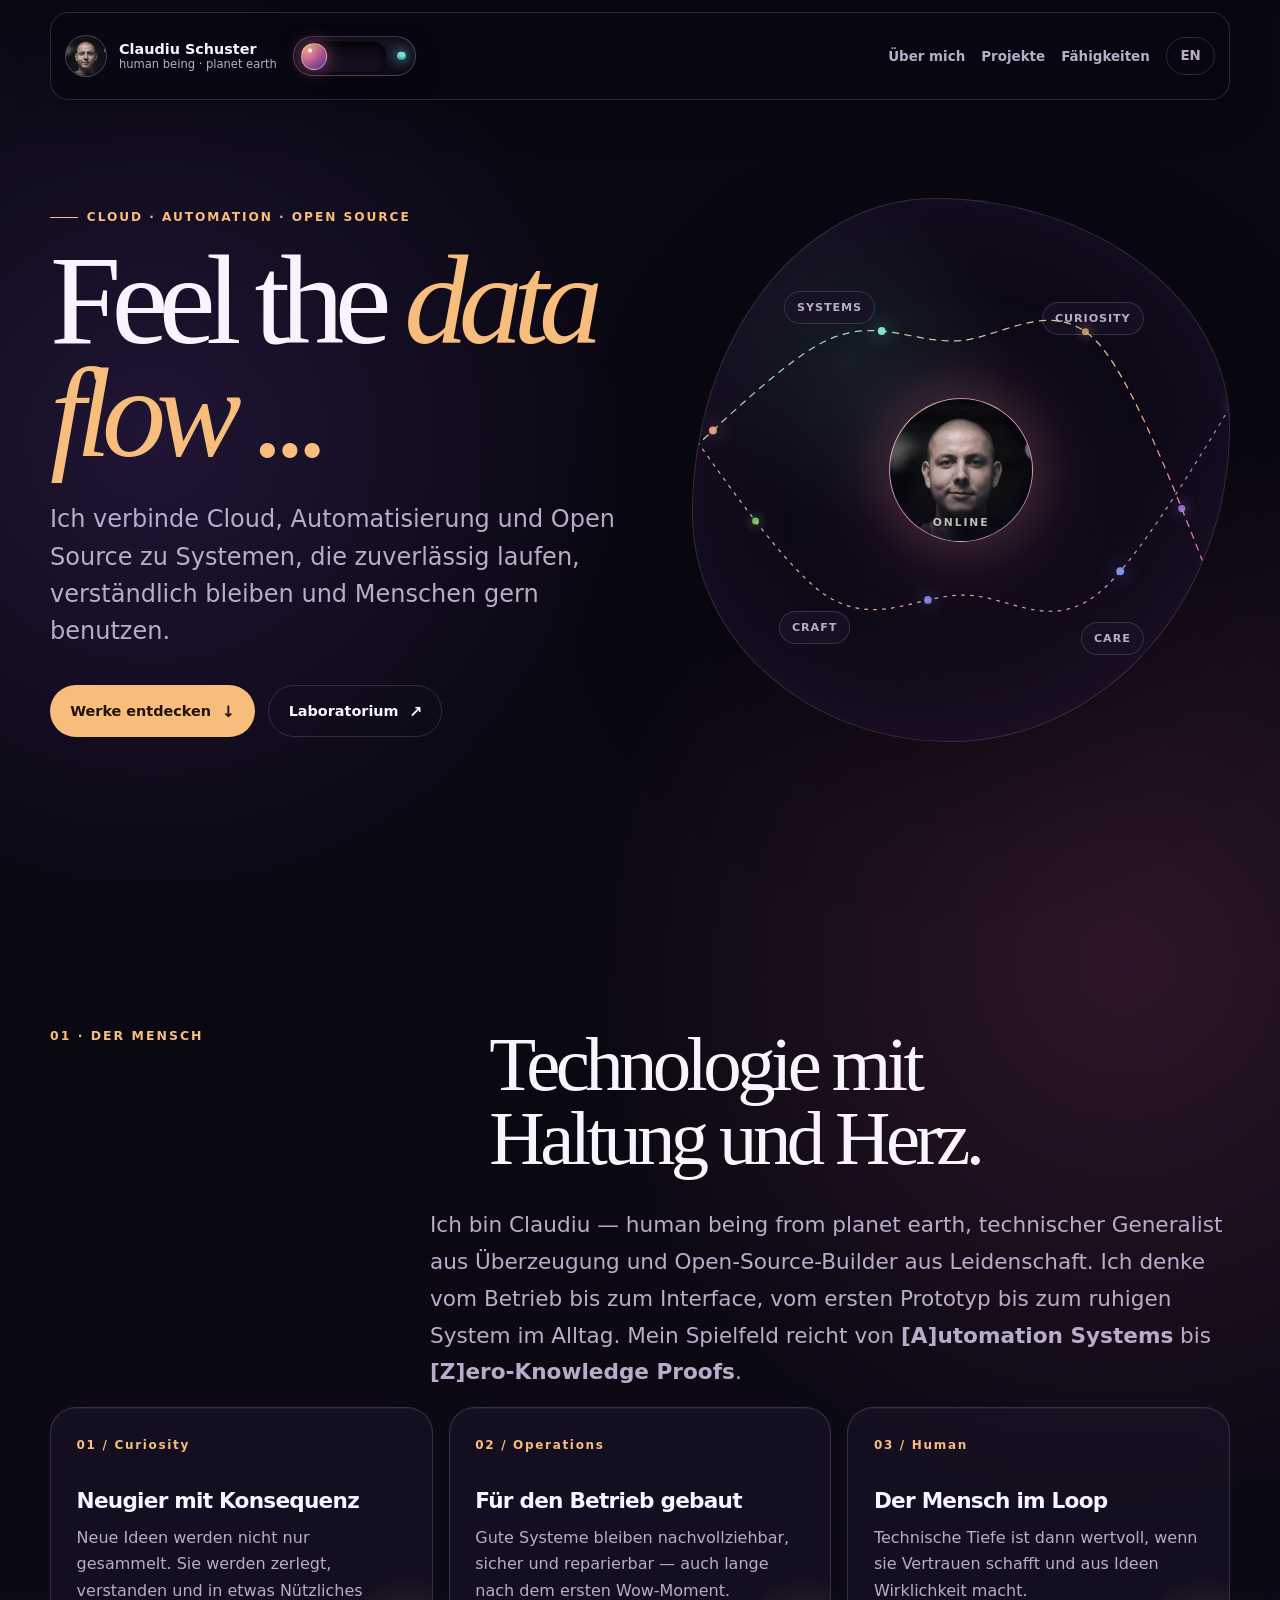
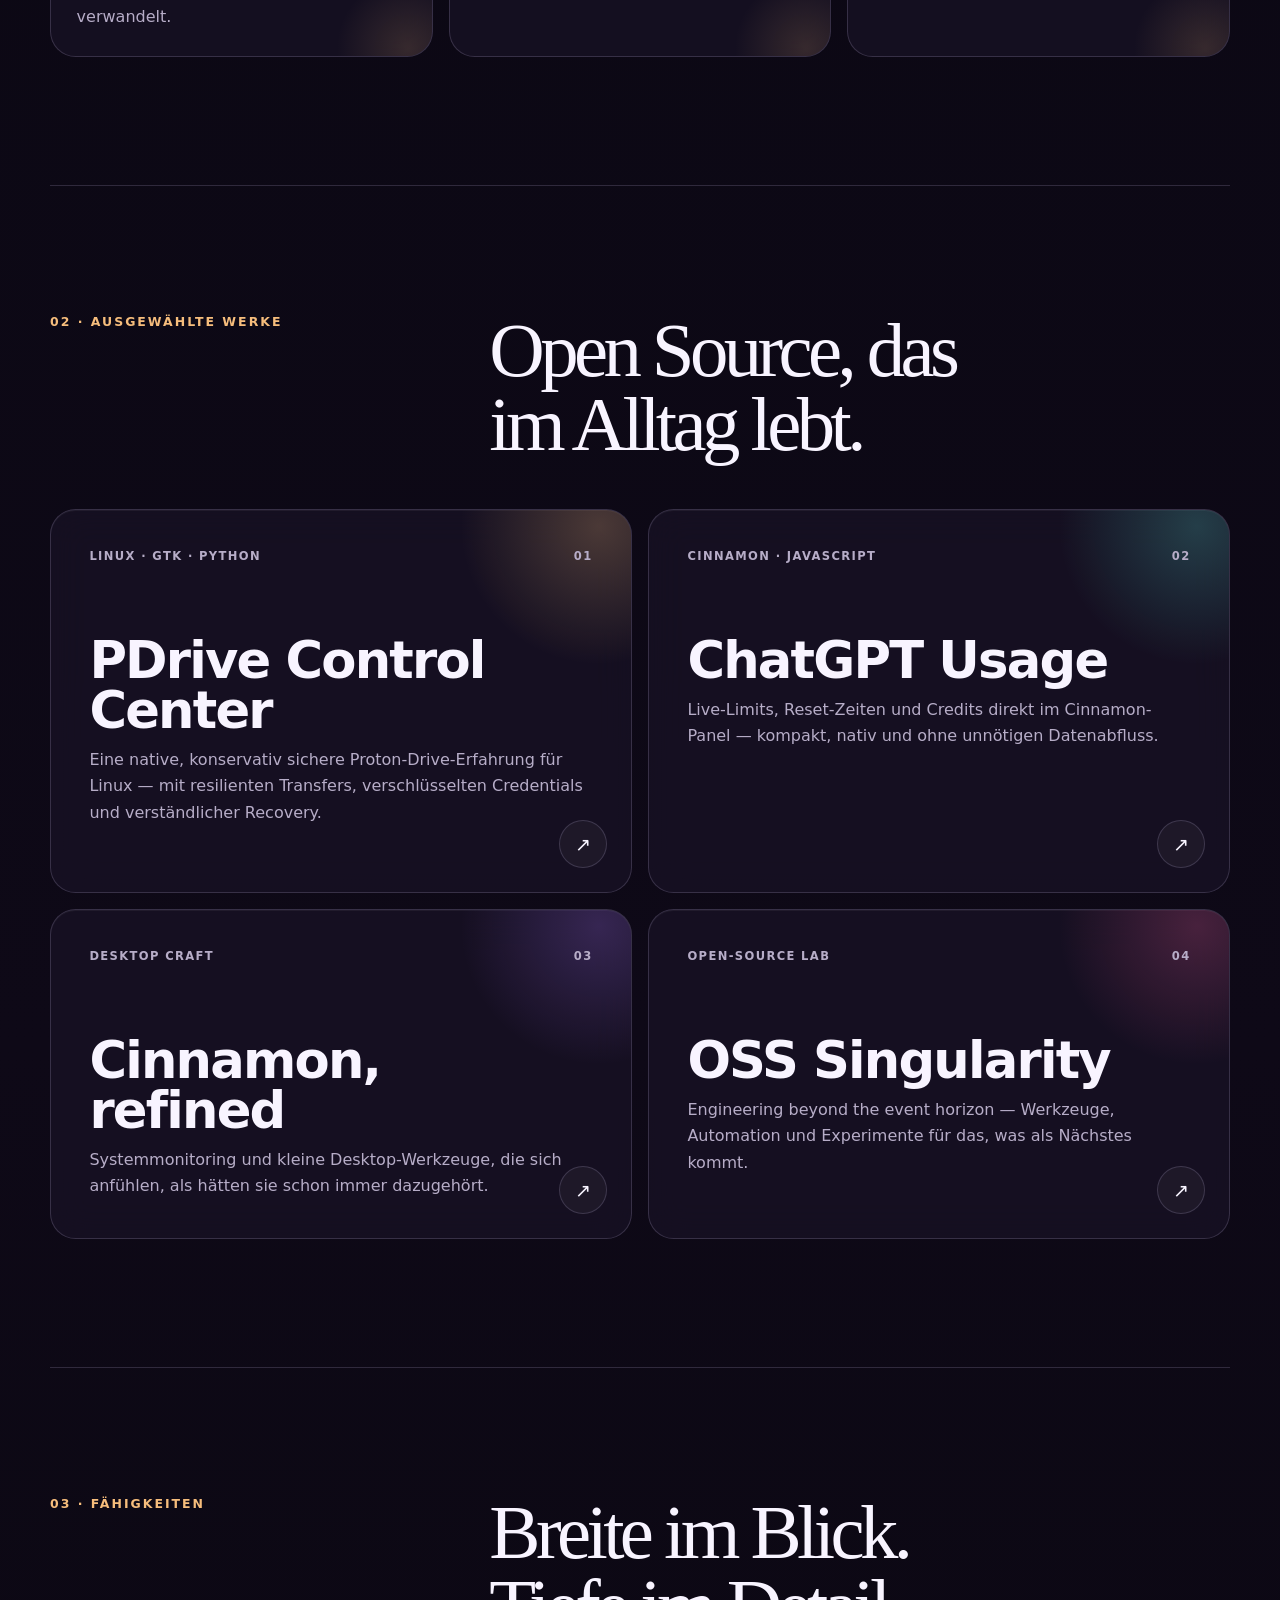
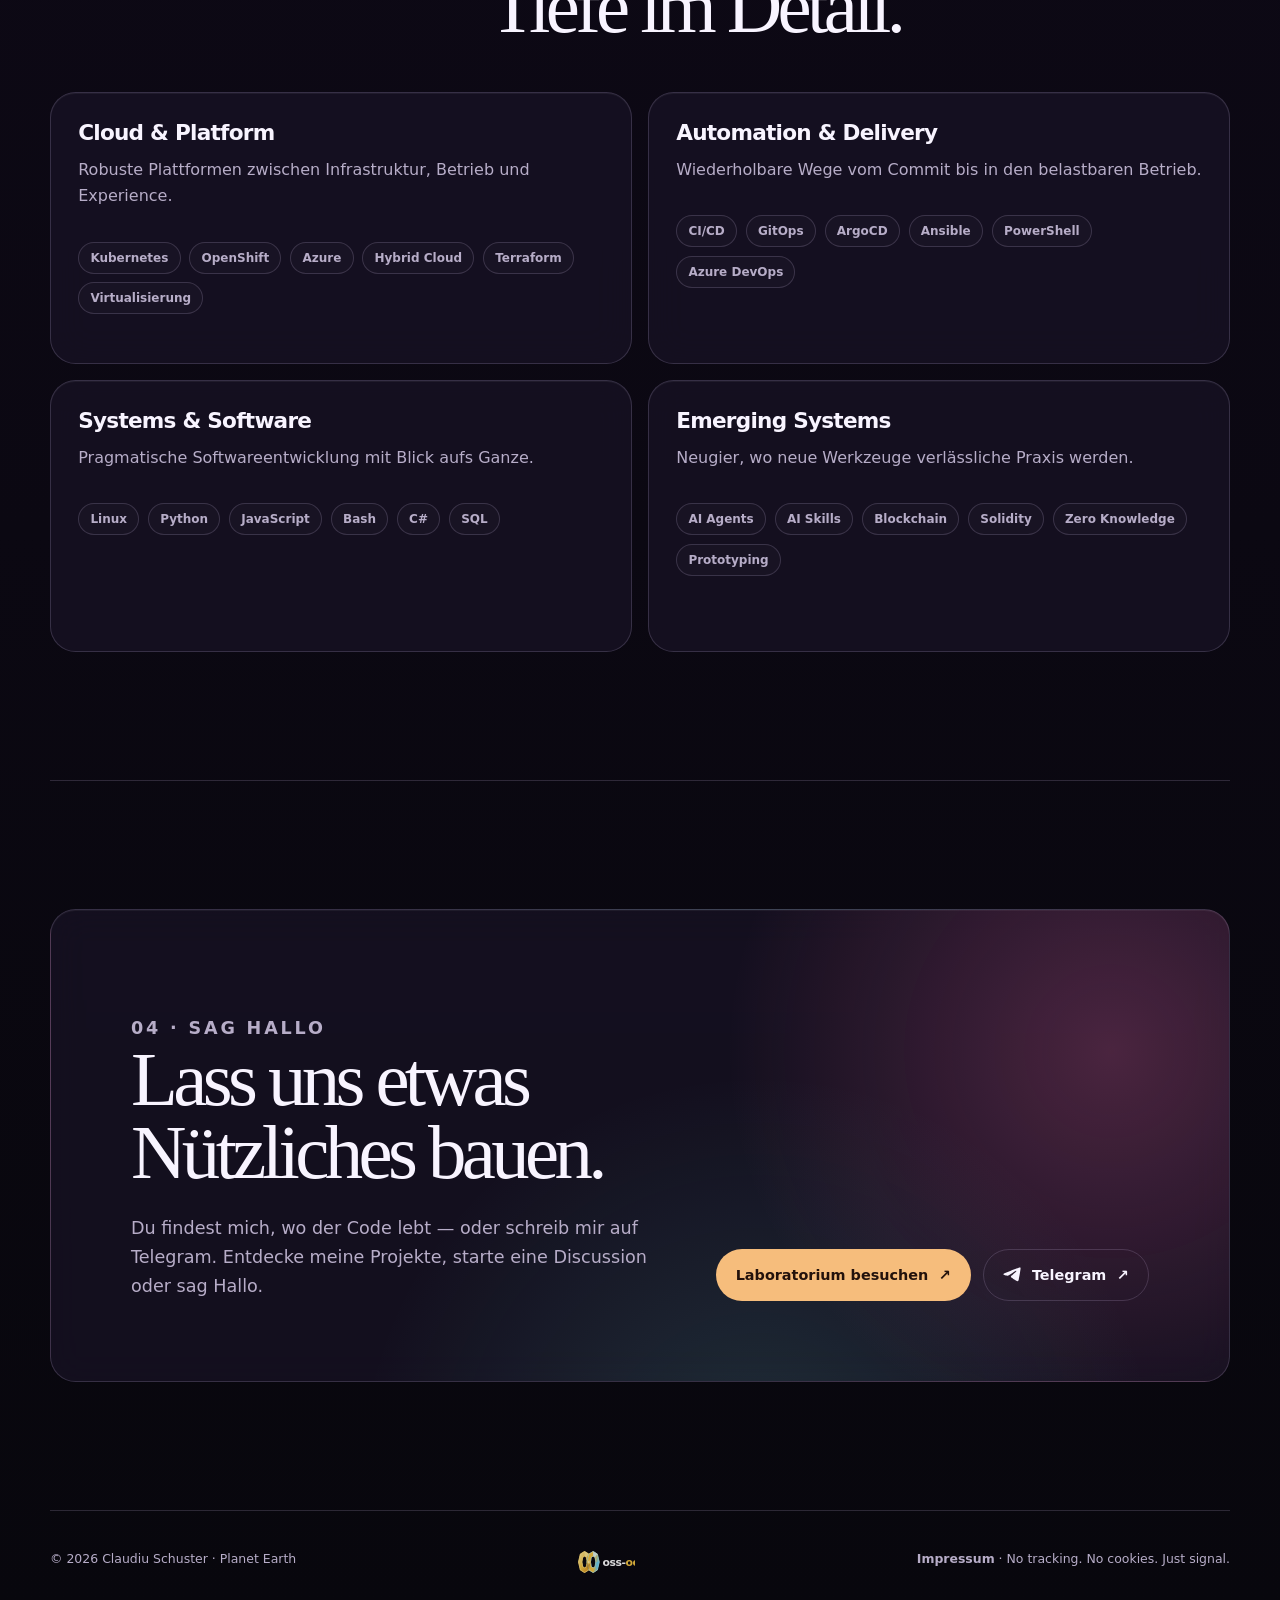
<file: index.html>
<!doctype html>
<html lang="de" data-world="atelier" data-bilingual>
  <head>
    <meta charset="utf-8">
    <meta name="viewport" content="width=device-width, initial-scale=1">
    <meta name="description" content="Claudiu Schuster verbindet Cloud, Automation und Open Source mit technischer Tiefe und menschlicher Neugier.">
    <meta id="theme-color" name="theme-color" content="#090711">
    <meta property="og:type" content="website">
    <meta property="og:site_name" content="Claudiu Schuster">
    <meta property="og:locale" content="de_DE">
    <meta property="og:locale:alternate" content="en_US">
    <meta property="og:title" content="Claudiu Schuster — Feel the data flow ...">
    <meta property="og:description" content="Cloud, Automation und Open Source — technische Tiefe mit menschlicher Neugier.">
    <meta property="og:url" content="https://claudiuschuster.de/">
    <meta property="og:image" content="https://claudiuschuster.de/assets/social-preview.png">
    <meta property="og:image:secure_url" content="https://claudiuschuster.de/assets/social-preview.png">
    <meta property="og:image:type" content="image/png">
    <meta property="og:image:width" content="1200">
    <meta property="og:image:height" content="630">
    <meta property="og:image:alt" content="Claudiu Schuster — two design worlds, one engineering signal">
    <meta name="twitter:card" content="summary_large_image">
    <meta name="twitter:title" content="Claudiu Schuster — Feel the data flow ...">
    <meta name="twitter:description" content="Cloud, Automation und Open Source — technische Tiefe mit menschlicher Neugier.">
    <meta name="twitter:image" content="https://claudiuschuster.de/assets/social-preview.png">
    <meta name="twitter:image:alt" content="Claudiu Schuster — two design worlds, one engineering signal">
    <link rel="canonical" href="https://claudiuschuster.de/">
    <link rel="manifest" href="site.webmanifest">
    <link rel="icon" href="favicon.ico" sizes="any">
    <link rel="icon" href="assets/favicon.svg" type="image/svg+xml">
    <title>Claudiu Schuster — Feel the data flow ...</title>
    <link rel="stylesheet" href="assets/base.css">
    <link rel="stylesheet" href="assets/world-switch.css">
    <link id="world-theme" rel="stylesheet" href="assets/atelier.css">
    <script src="assets/theme-boot.js"></script>
    <script src="assets/theme-switcher.js" defer></script>
    <script src="assets/profile-edge-transition.js" defer></script>
  </head>
  <body>
    <a class="skip-link" href="#main"><span class="lang-de">Zum Inhalt springen</span><span class="lang-en">Skip to content</span></a>
    <div class="world-flare" aria-hidden="true"></div>
    <p class="visually-hidden" id="world-status" aria-live="polite"></p>

    <header class="site-header site-shell">
      <div class="header-identity">
        <a class="brand" href="./" aria-label="Claudiu Schuster — Startseite" data-label-de="Claudiu Schuster — Startseite" data-label-en="Claudiu Schuster — Home"><span class="brand-mark"><img src="assets/profile.png" alt="" width="640" height="640"></span><span class="brand-copy"><strong>Claudiu Schuster</strong><span>human being · planet earth</span></span></a>
        <button class="dimension-switch dimension-switch--atelier" type="button" role="switch" aria-checked="false" aria-label="Zum Prismatic Workshop wechseln" data-label-de="Zum Prismatic Workshop wechseln" data-label-en="Switch to Prismatic Workshop" data-world-target="prismatic"><span class="atelier-rail"><span class="atelier-orb"></span></span><span class="atelier-led" aria-hidden="true"></span></button>
        <button class="dimension-switch dimension-switch--prismatic" type="button" role="switch" aria-checked="true" aria-label="Zum Data Flow Atelier wechseln" data-label-de="Zum Data Flow Atelier wechseln" data-label-en="Switch to Data Flow Atelier" data-world-target="atelier"><span class="prism-return" aria-hidden="true">◐</span><span class="prism-current">spectrum</span><span class="prism-arrow" aria-hidden="true">↙</span></button>
      </div>
      <nav class="site-nav" aria-label="Hauptnavigation" data-label-de="Hauptnavigation" data-label-en="Main navigation">
        <ul class="nav-links"><li><a href="#about"><span class="lang-de">Über mich</span><span class="lang-en">About me</span></a></li><li><a href="#projects"><span class="lang-de">Projekte</span><span class="lang-en">Projects</span></a></li><li><a href="#capabilities"><span class="lang-de">Fähigkeiten</span><span class="lang-en">Capabilities</span></a></li></ul>
        <ul class="nav-actions"><li><button class="language-link" type="button" aria-label="Zur englischen Sprachversion wechseln" data-label-de="Zur englischen Sprachversion wechseln" data-label-en="Switch to the German language version" data-language-toggle><span class="lang-de">EN</span><span class="lang-en">DE</span></button></li></ul>
      </nav>
    </header>

    <main id="main">
      <section class="hero site-shell" aria-labelledby="hero-title">
        <div class="hero-copy">
          <p class="eyebrow"><span data-world-only="atelier">Cloud · Automation · Open Source</span><span data-world-only="prismatic">Feel the data flow ...</span></p>
          <h1 id="hero-title"><span data-world-only="atelier">Feel the <em>data flow ...</em></span><span data-world-only="prismatic"><span class="lang-de">Neugier, <em>die liefert.</em></span><span class="lang-en">Curiosity <em>that ships.</em></span></span></h1>
          <p class="hero-lead"><span data-world-only="atelier"><span class="lang-de">Ich verbinde Cloud, Automatisierung und Open Source zu Systemen, die zuverlässig laufen, verständlich bleiben und Menschen gern benutzen.</span><span class="lang-en">I connect cloud, automation and open source into systems that run reliably, remain understandable and feel good to use.</span></span><span data-world-only="prismatic"><span class="lang-de">Ich mache robuste Systeme aus Cloud, Automatisierung und Open Source — mit technischer Tiefe, Freude am Experiment und<br>einem klaren Blick für die Menschen davor.</span><span class="lang-en">I turn cloud, automation and open source into robust systems — with technical depth, joy in experimentation and a clear view of the people in front of them.</span></span></p>
          <div class="hero-actions"><a class="button button-primary" href="#projects"><span data-world-only="atelier"><span class="lang-de">Werke entdecken</span><span class="lang-en">Explore the creations</span></span><span data-world-only="prismatic"><span class="lang-de">Zeig mir die Projekte</span><span class="lang-en">Show me the projects</span></span> <span class="button-arrow" aria-hidden="true">↓</span></a><a class="button" href="https://oss-oo.io/ClaudiuSchuster"><span class="lang-de">Laboratorium</span><span class="lang-en">Laboratory</span> <span class="button-arrow" aria-hidden="true">↗</span></a></div>
        </div>
        <div class="flow-canvas" aria-hidden="true">
          <svg viewBox="0 0 600 600" preserveAspectRatio="none" aria-hidden="true">
            <defs><linearGradient id="atelierGradientOne" x1="0" y1="0" x2="1" y2="1"><stop offset="0" stop-color="#70eadf"/><stop offset="0.48" stop-color="#f6bd7c"/><stop offset="1" stop-color="#ee6da9"/></linearGradient><linearGradient id="atelierGradientTwo" x1="1" y1="0" x2="0" y2="1"><stop offset="0" stop-color="#9a72e8"/><stop offset="1" stop-color="#f6bd7c"/></linearGradient></defs>
            <path class="flow-line flow-line-one" d="M-40 430 C120 410 75 210 275 175 S520 450 650 310"/><path class="flow-line flow-line-two" d="M-50 185 C120 260 175 45 330 120 S430 420 650 460"/><circle class="flow-node" cx="70.5" cy="192.5" r="4"/><circle class="flow-node" cx="102" cy="309" r="4"/><circle class="flow-node" cx="274" cy="174" r="4"/><circle class="flow-node" cx="458" cy="250" r="4"/><circle class="flow-node" cx="332" cy="121" r="4"/><circle class="flow-node" cx="455.9" cy="277.1" r="4"/>
          </svg>
          <div class="signal-core"><span class="signal-shadow-frame" aria-hidden="true"></span><img src="assets/profile.png" alt="" width="640" height="640"><span class="signal-status"><span data-world-only="atelier">online</span><span data-world-only="prismatic">build mode</span></span></div><span class="signal-tag">systems</span><span class="signal-tag">curiosity</span><span class="signal-tag">craft</span><span class="signal-tag">care</span>
        </div>
      </section>

      <section class="section site-shell" id="about" aria-labelledby="about-title">
        <div class="section-header"><p class="section-kicker"><span class="lang-de">01 · Der Mensch</span><span class="lang-en">01 · The human</span></p><h2 id="about-title"><span data-world-only="atelier"><span class="lang-de">Technologie mit Haltung und Herz.</span><span class="lang-en">Technology with purpose and heart.</span></span><span data-world-only="prismatic"><span class="lang-de">Generalist aus Überzeugung. Builder aus Leidenschaft.</span><span class="lang-en">Generalist by choice. Builder by nature.</span></span></h2></div>
        <p class="section-intro"><span class="lang-de">Ich bin Claudiu — human being from planet earth, technischer Generalist aus Überzeugung und Open-Source-Builder aus Leidenschaft. Ich denke vom Betrieb bis zum Interface, vom ersten Prototyp bis zum ruhigen System im Alltag. Mein Spielfeld reicht von <strong>[A]utomation Systems</strong> bis <strong>[Z]ero-Knowledge Proofs</strong>.</span><span class="lang-en">I’m Claudiu — a human being from planet earth, a technical generalist by conviction and an open-source builder by passion. I think from operations to interface, from the first prototype to the calm system people rely on every day. My playground spans <strong>[A]utomation Systems</strong> to <strong>[Z]ero-Knowledge Proofs</strong>.</span></p>
        <div class="about-grid"><article class="principle"><span class="principle-number">01 / Curiosity</span><h3><span class="lang-de">Neugier mit Konsequenz</span><span class="lang-en">Curiosity with consequence</span></h3><p><span class="lang-de">Neue Ideen werden nicht nur gesammelt. Sie werden zerlegt, verstanden und in etwas Nützliches verwandelt.</span><span class="lang-en">New ideas are not merely collected. They are dismantled, understood and shaped into something useful.</span></p></article><article class="principle"><span class="principle-number">02 / Operations</span><h3><span class="lang-de">Für den Betrieb gebaut</span><span class="lang-en">Built to be operated</span></h3><p><span class="lang-de">Gute Systeme bleiben nachvollziehbar, sicher und reparierbar — auch lange nach dem ersten Wow-Moment.</span><span class="lang-en">Good systems remain understandable, secure and repairable — long after the first wow moment.</span></p></article><article class="principle"><span class="principle-number">03 / Human</span><h3><span class="lang-de">Der Mensch im Loop</span><span class="lang-en">The human in the loop</span></h3><p><span class="lang-de">Technische Tiefe ist dann wertvoll, wenn sie Vertrauen schafft und aus Ideen Wirklichkeit macht.</span><span class="lang-en">Technical depth matters most when it builds trust and turns ideas into reality.</span></p></article></div>
      </section>

      <section class="section site-shell" id="projects" aria-labelledby="projects-title">
        <div class="section-header"><p class="section-kicker">02 · <span class="lang-de">Ausgewählte Werke</span><span class="lang-en">Selected creations</span></p><h2 id="projects-title"><span data-world-only="atelier"><span class="lang-de">Open Source, das im Alltag lebt.</span><span class="lang-en">Open Source for everyday life.</span></span><span data-world-only="prismatic"><span class="lang-de">Ideen werden zu nützlichen Dingen.</span><span class="lang-en">Ideas turned into useful things.</span></span></h2></div>
        <div class="project-grid"><a class="project-card" data-preview-src="https://oss-oo.io/OSS-Singularity/proton-drive-linux/raw/branch/main/.github/social-preview.png" href="https://oss-oo.io/OSS-Singularity/proton-drive-linux"><span class="project-meta"><span>Linux · GTK · Python</span><span>01</span></span><h3>PDrive Control Center</h3><p><span class="lang-de">Eine native, konservativ sichere Proton-Drive-Erfahrung für Linux — mit resilienten Transfers, verschlüsselten Credentials und verständlicher Recovery.</span><span class="lang-en">A native, conservatively safe Proton Drive experience for Linux — with resilient transfers, encrypted credentials and understandable recovery.</span></p><span class="project-link" aria-hidden="true">↗</span></a><a class="project-card" data-preview-src="https://oss-oo.io/OSS-Singularity/cinnamon-chatgpt-usage/raw/branch/main/.github/social-preview.png" href="https://oss-oo.io/OSS-Singularity/cinnamon-chatgpt-usage"><span class="project-meta"><span>Cinnamon · JavaScript</span><span>02</span></span><h3>ChatGPT Usage</h3><p><span class="lang-de">Live-Limits, Reset-Zeiten und Credits direkt im Cinnamon-Panel — kompakt, nativ und ohne unnötigen Datenabfluss.</span><span class="lang-en">Live limits, reset times and credits in the Cinnamon panel — compact, native and without unnecessary data exposure.</span></p><span class="project-link" aria-hidden="true">↗</span></a><a class="project-card" data-preview-src="https://oss-oo.io/OSS-Singularity/cinnamon-system-monitor/raw/branch/main/.github/social-preview.png" href="https://oss-oo.io/OSS-Singularity/cinnamon-system-monitor"><span class="project-meta"><span>Desktop craft</span><span>03</span></span><h3>Cinnamon, refined</h3><p><span class="lang-de">Systemmonitoring und kleine Desktop-Werkzeuge, die sich anfühlen, als hätten sie schon immer dazugehört.</span><span class="lang-en">System monitoring and small desktop tools that feel as though they have always belonged there.</span></p><span class="project-link" aria-hidden="true">↗</span></a><a class="project-card" data-preview-src="https://oss-singularity.io/assets/social/oss-singularity-social-preview.png" href="https://oss-oo.io/OSS-Singularity"><span class="project-meta"><span>Open-source lab</span><span>04</span></span><h3>OSS Singularity</h3><p><span class="lang-de">Engineering beyond the event horizon — Werkzeuge, Automation und Experimente für das, was als Nächstes kommt.</span><span class="lang-en">Engineering beyond the event horizon — tools, automation and experiments built for what comes next.</span></p><span class="project-link" aria-hidden="true">↗</span></a></div>
      </section>

      <section class="section site-shell" id="capabilities" aria-labelledby="capabilities-title">
        <div class="section-header"><p class="section-kicker">03 · <span class="lang-de">Fähigkeiten</span><span class="lang-en">Capabilities</span></p><h2 id="capabilities-title"><span data-world-only="atelier"><span class="lang-de">Breite im Blick. Tiefe im Detail.</span><span class="lang-en">Breadth in view. Depth in detail.</span></span><span data-world-only="prismatic"><span class="lang-de">Full-spectrum engineering.</span><span class="lang-en">Full-spectrum engineering.</span></span></h2></div>
        <div class="capability-grid"><article class="capability-card"><h3>Cloud & Platform</h3><p><span class="lang-de">Robuste Plattformen zwischen Infrastruktur, Betrieb und Experience.</span><span class="lang-en">Robust platforms across infrastructure, operations and experience.</span></p><ul class="tag-list"><li>Kubernetes</li><li>OpenShift</li><li>Azure</li><li>Hybrid Cloud</li><li>Terraform</li><li><span class="lang-de">Virtualisierung</span><span class="lang-en">Virtualization</span></li></ul></article><article class="capability-card"><h3>Automation & Delivery</h3><p><span class="lang-de">Wiederholbare Wege vom Commit bis in den belastbaren Betrieb.</span><span class="lang-en">Repeatable paths from commit to resilient operations.</span></p><ul class="tag-list"><li>CI/CD</li><li>GitOps</li><li>ArgoCD</li><li>Ansible</li><li>PowerShell</li><li>Azure DevOps</li></ul></article><article class="capability-card"><h3>Systems & Software</h3><p><span class="lang-de">Pragmatische Softwareentwicklung mit Blick aufs Ganze.</span><span class="lang-en">Pragmatic software engineering with a clear view of the full system.</span></p><ul class="tag-list"><li>Linux</li><li>Python</li><li>JavaScript</li><li>Bash</li><li>C#</li><li>SQL</li></ul></article><article class="capability-card"><h3>Emerging Systems</h3><p><span class="lang-de">Neugier, wo neue Werkzeuge verlässliche Praxis werden.</span><span class="lang-en">Curiosity where new tools become reliable practice.</span></p><ul class="tag-list"><li>AI Agents</li><li>AI Skills</li><li>Blockchain</li><li>Solidity</li><li>Zero Knowledge</li><li>Prototyping</li></ul></article></div>
      </section>

      <section class="section site-shell" id="contact" aria-labelledby="contact-title"><div class="contact-card"><div><p class="section-kicker">04 · <span class="lang-de">Sag Hallo</span><span class="lang-en">Say hello</span></p><h2 id="contact-title"><span data-world-only="atelier"><span class="lang-de">Lass uns etwas Nützliches bauen.</span><span class="lang-en">Let’s build something useful.</span></span><span data-world-only="prismatic"><span class="lang-de">Lass uns das nächste Ding verwirklichen.</span><span class="lang-en">Let’s make the next thing real.</span></span></h2><p><span class="lang-de">Du findest mich, wo der Code lebt — oder schreib mir auf Telegram. Entdecke meine Projekte, starte eine Discussion oder sag Hallo.</span><span class="lang-en">You’ll find me where the code lives — or message me on Telegram.<br>Explore my projects, start a discussion or say hello.</span></p></div><div class="contact-actions"><a class="button button-primary" href="https://oss-oo.io/ClaudiuSchuster"><span class="lang-de">Laboratorium besuchen</span><span class="lang-en">Visit the laboratory</span> <span aria-hidden="true">↗</span></a><a class="button" href="https://t.me/ClaudiuSchuster"><svg class="telegram-icon" width="16" height="16" viewBox="0 0 16 16" fill="currentColor" aria-hidden="true" focusable="false"><path d="M1.331 6.366C5.358 4.672 8.043 3.556 9.386 3.017c3.836-1.541 4.633-1.808 5.152-1.817.114-.002.37.025.536.155.14.11.178.257.196.361.019.104.042.34.023.525-.208 2.108-1.107 7.225-1.565 9.586-.193.999-.575 1.334-.944 1.367-.803.071-1.412-.512-2.188-1.003-1.216-.77-1.902-1.248-3.082-1.999-1.364-.868-.48-1.345.298-2.124.203-.204 3.737-3.307 3.805-3.588.009-.036.017-.167-.064-.236-.081-.07-.2-.046-.286-.027-.122.026-2.064 1.266-5.826 3.717-.551.366-1.05.544-1.498.534-.493-.01-1.442-.269-2.147-.49-.865-.272-1.552-.415-1.492-.876.031-.24.373-.486 1.027-.737Z"></path></svg>Telegram <span aria-hidden="true">↗</span></a></div></div></section>
    </main>

    <footer class="site-footer site-shell"><span>© 2026 Claudiu Schuster · Planet Earth</span><a class="lab-badge" href="https://oss-oo.io/" target="_blank" rel="noreferrer"><img src="assets/oss-oo-logo-dark.svg" alt="oss-oo — the laboratory" width="792" height="302" loading="lazy"></a><span><a href="legal.html"><span class="lang-de">Impressum</span><span class="lang-en">Legal notice</span></a> · No tracking. No cookies. <span data-world-only="atelier">Just signal.</span><span data-world-only="prismatic">Full spectrum.</span></span></footer>
  </body>
</html>
</file>
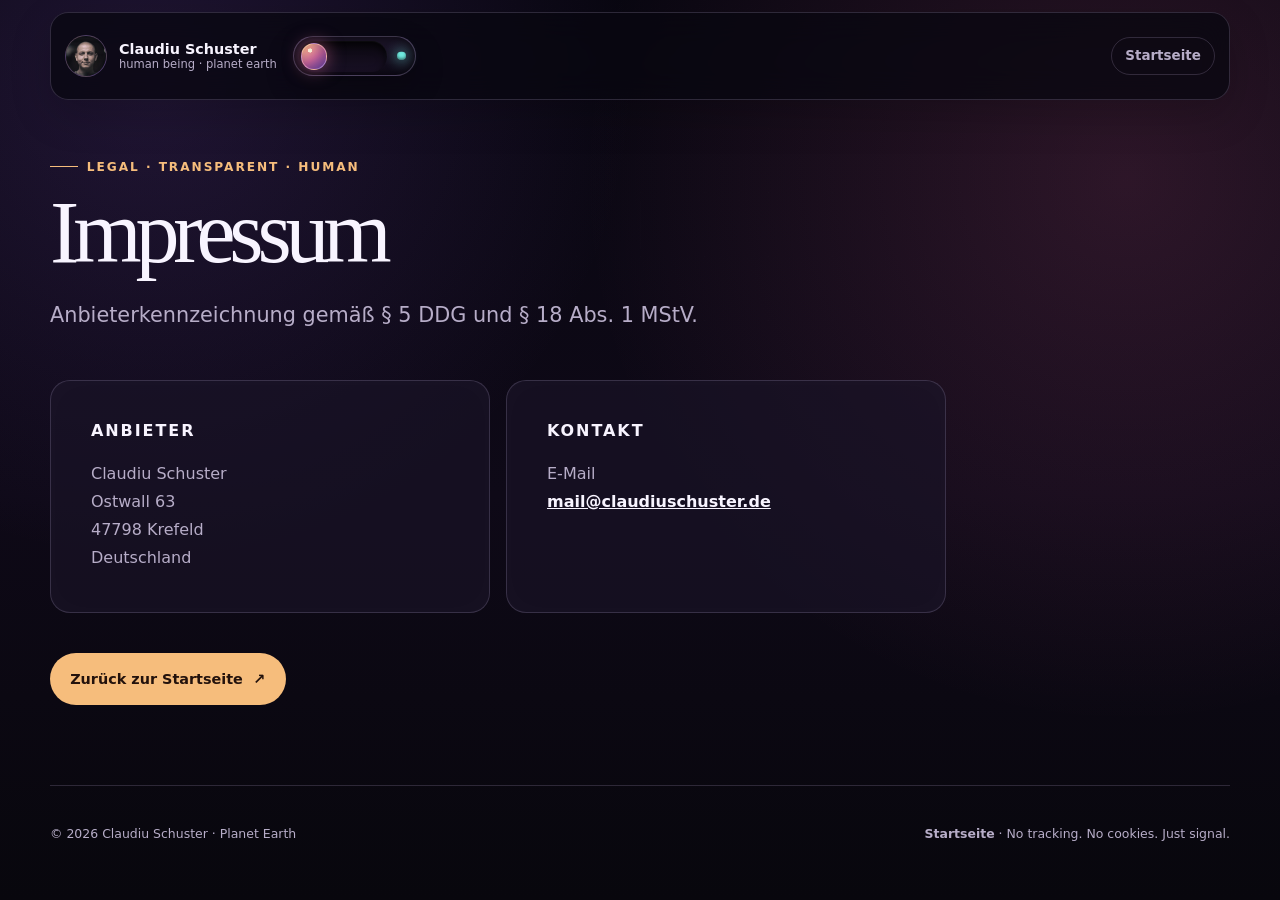
<file: impressum.html>
<!doctype html>
<html lang="de" data-world="atelier" data-static-meta>
  <head>
    <meta charset="utf-8">
    <meta name="viewport" content="width=device-width, initial-scale=1">
    <meta name="description" content="Impressum und Anbieterkennzeichnung von claudiuschuster.de.">
    <meta id="theme-color" name="theme-color" content="#090711">
    <meta property="og:type" content="website">
    <meta property="og:site_name" content="Claudiu Schuster">
    <meta property="og:locale" content="de_DE">
    <meta property="og:title" content="Impressum — Claudiu Schuster">
    <meta property="og:description" content="Impressum und Anbieterkennzeichnung von claudiuschuster.de.">
    <meta property="og:url" content="https://claudiuschuster.de/impressum.html">
    <meta property="og:image" content="https://claudiuschuster.de/assets/social-preview.png">
    <meta property="og:image:secure_url" content="https://claudiuschuster.de/assets/social-preview.png">
    <meta property="og:image:type" content="image/png">
    <meta property="og:image:width" content="1200">
    <meta property="og:image:height" content="630">
    <meta property="og:image:alt" content="Claudiu Schuster — two design worlds, one engineering signal">
    <meta name="twitter:card" content="summary_large_image">
    <meta name="twitter:title" content="Impressum — Claudiu Schuster">
    <meta name="twitter:description" content="Impressum und Anbieterkennzeichnung von claudiuschuster.de.">
    <meta name="twitter:image" content="https://claudiuschuster.de/assets/social-preview.png">
    <meta name="twitter:image:alt" content="Claudiu Schuster — two design worlds, one engineering signal">
    <link rel="canonical" href="https://claudiuschuster.de/impressum.html">
    <link rel="icon" href="assets/favicon.svg" type="image/svg+xml">
    <title>Impressum — Claudiu Schuster</title>
    <link rel="stylesheet" href="assets/base.css">
    <link rel="stylesheet" href="assets/world-switch.css">
    <link id="world-theme" rel="stylesheet" href="assets/themes/atelier.css">
    <script src="assets/theme-boot.js"></script>
    <script src="assets/theme-switcher.js" defer></script>
  </head>
  <body>
    <a class="skip-link" href="#main">Zum Inhalt springen</a>
    <div class="world-flare" aria-hidden="true"></div>
    <p class="visually-hidden" id="world-status" aria-live="polite"></p>

    <header class="site-header site-shell">
      <div class="header-identity">
        <a class="brand" href="./" aria-label="Claudiu Schuster — Startseite"><span class="brand-mark"><img src="assets/profile.png" alt="" width="640" height="640"></span><span class="brand-copy"><strong>Claudiu Schuster</strong><span>human being · planet earth</span></span></a>
        <button class="dimension-switch dimension-switch--atelier" type="button" role="switch" aria-checked="false" aria-label="Zum Prismatic Workshop wechseln" data-world-target="prismatic"><span class="atelier-rail"><span class="atelier-orb"></span></span><span class="atelier-led" aria-hidden="true"></span></button>
        <button class="dimension-switch dimension-switch--prismatic" type="button" role="switch" aria-checked="true" aria-label="Zum Data Flow Atelier wechseln" data-world-target="atelier"><span class="prism-return" aria-hidden="true">◐</span><span class="prism-current">spectrum</span><span class="prism-arrow" aria-hidden="true">↙</span></button>
      </div>
      <nav class="site-nav" aria-label="Seitennavigation"><ul class="nav-actions"><li><a class="language-link" href="./">Startseite</a></li></ul></nav>
    </header>

    <main class="legal-main site-shell" id="main">
      <p class="eyebrow">Legal · Transparent · Human</p>
      <h1 class="legal-heading">Impressum</h1>
      <p class="legal-intro">Anbieterkennzeichnung gemäß § 5 DDG und § 18 Abs. 1 MStV.</p>

      <div class="legal-grid">
        <section class="legal-card" aria-labelledby="provider-title">
          <h2 id="provider-title">Anbieter</h2>
          <address>Claudiu Schuster<br>Ostwall 63<br>47798 Krefeld<br>Deutschland</address>
        </section>
        <section class="legal-card" aria-labelledby="contact-title">
          <h2 id="contact-title">Kontakt</h2>
          <p>E-Mail<br><a href="mailto:mail@claudiuschuster.de">mail@claudiuschuster.de</a></p>
        </section>
      </div>

      <p class="legal-back"><a class="button button-primary" href="./">Zurück zur Startseite <span aria-hidden="true">↗</span></a></p>
    </main>

    <footer class="site-footer site-shell"><span>© 2026 Claudiu Schuster · Planet Earth</span><span><a href="./">Startseite</a> · No tracking. No cookies. <span data-world-only="atelier">Just signal.</span><span data-world-only="prismatic">Full spectrum.</span></span></footer>
  </body>
</html>
</file>
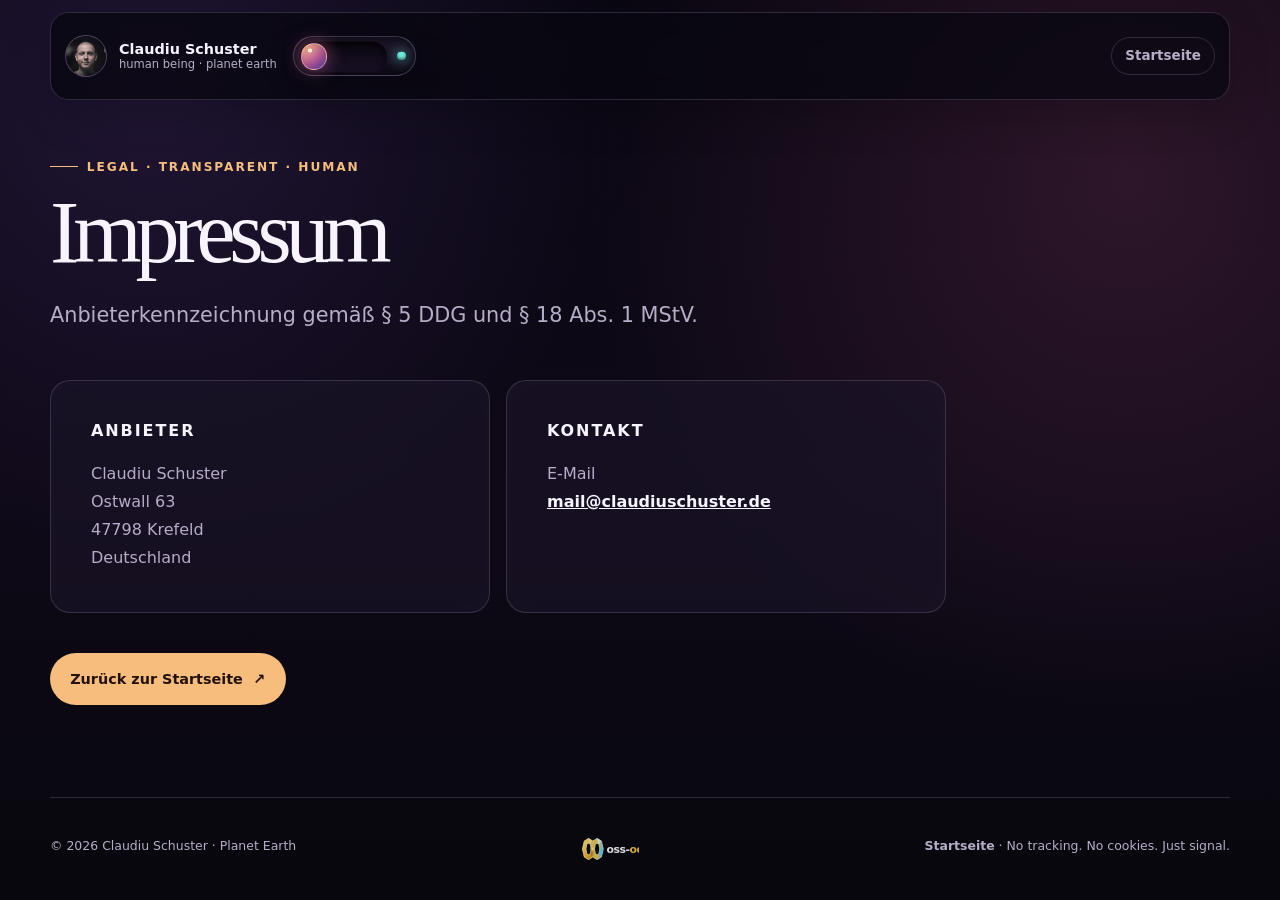
<file: legal.html>
<!doctype html>
<html lang="de" data-world="atelier" data-static-meta>
  <head>
    <meta charset="utf-8">
    <meta name="viewport" content="width=device-width, initial-scale=1">
    <meta name="description" content="Impressum und Anbieterkennzeichnung von claudiuschuster.de.">
    <meta id="theme-color" name="theme-color" content="#090711">
    <meta property="og:type" content="website">
    <meta property="og:site_name" content="Claudiu Schuster">
    <meta property="og:locale" content="de_DE">
    <meta property="og:title" content="Claudiu Schuster — Feel the data flow ...">
    <meta property="og:description" content="Impressum und Anbieterkennzeichnung von claudiuschuster.de.">
    <meta property="og:url" content="https://claudiuschuster.de/legal.html">
    <meta property="og:image" content="https://claudiuschuster.de/assets/social-preview.png">
    <meta property="og:image:secure_url" content="https://claudiuschuster.de/assets/social-preview.png">
    <meta property="og:image:type" content="image/png">
    <meta property="og:image:width" content="1200">
    <meta property="og:image:height" content="630">
    <meta property="og:image:alt" content="Claudiu Schuster — two design worlds, one engineering signal">
    <meta name="twitter:card" content="summary_large_image">
    <meta name="twitter:title" content="Claudiu Schuster — Feel the data flow ...">
    <meta name="twitter:description" content="Impressum und Anbieterkennzeichnung von claudiuschuster.de.">
    <meta name="twitter:image" content="https://claudiuschuster.de/assets/social-preview.png">
    <meta name="twitter:image:alt" content="Claudiu Schuster — two design worlds, one engineering signal">
    <link rel="canonical" href="https://claudiuschuster.de/legal.html">
    <link rel="icon" href="favicon.ico" sizes="any">
    <link rel="icon" href="assets/favicon.svg" type="image/svg+xml">
    <title>Claudiu Schuster — Feel the data flow ...</title>
    <link rel="stylesheet" href="assets/base.css">
    <link rel="stylesheet" href="assets/world-switch.css">
    <link id="world-theme" rel="stylesheet" href="assets/atelier.css">
    <script src="assets/theme-boot.js"></script>
    <script src="assets/theme-switcher.js" defer></script>
  </head>
  <body class="legal-page">
    <a class="skip-link" href="#main">Zum Inhalt springen</a>
    <div class="world-flare" aria-hidden="true"></div>
    <p class="visually-hidden" id="world-status" aria-live="polite"></p>

    <header class="site-header site-shell">
      <div class="header-identity">
        <a class="brand" href="./" aria-label="Claudiu Schuster — Startseite"><span class="brand-mark"><img src="assets/profile.png" alt="" width="640" height="640"></span><span class="brand-copy"><strong>Claudiu Schuster</strong><span>human being · planet earth</span></span></a>
        <button class="dimension-switch dimension-switch--atelier" type="button" role="switch" aria-checked="false" aria-label="Zum Prismatic Workshop wechseln" data-world-target="prismatic"><span class="atelier-rail"><span class="atelier-orb"></span></span><span class="atelier-led" aria-hidden="true"></span></button>
        <button class="dimension-switch dimension-switch--prismatic" type="button" role="switch" aria-checked="true" aria-label="Zum Data Flow Atelier wechseln" data-world-target="atelier"><span class="prism-return" aria-hidden="true">◐</span><span class="prism-current">spectrum</span><span class="prism-arrow" aria-hidden="true">↙</span></button>
      </div>
      <nav class="site-nav" aria-label="Seitennavigation"><ul class="nav-actions"><li><a class="language-link" href="./">Startseite</a></li></ul></nav>
    </header>

    <main class="legal-main site-shell" id="main">
      <p class="eyebrow">Legal · Transparent · Human</p>
      <h1 class="legal-heading">Impressum</h1>
      <p class="legal-intro">Anbieterkennzeichnung gemäß § 5 DDG und § 18 Abs. 1 MStV.</p>

      <div class="legal-grid">
        <section class="legal-card" aria-labelledby="provider-title">
          <h2 id="provider-title">Anbieter</h2>
          <address>Claudiu Schuster<br>Ostwall 63<br>47798 Krefeld<br>Deutschland</address>
        </section>
        <section class="legal-card" aria-labelledby="contact-title">
          <h2 id="contact-title">Kontakt</h2>
          <p>E-Mail<br><a href="mailto:mail@claudiuschuster.de">mail@claudiuschuster.de</a></p>
        </section>
      </div>

      <p class="legal-back"><a class="button button-primary" href="./">Zurück zur Startseite <span aria-hidden="true">↗</span></a></p>
    </main>

    <footer class="site-footer site-shell"><span>© 2026 Claudiu Schuster · Planet Earth</span><a class="lab-badge" href="https://oss-oo.io/" target="_blank" rel="noreferrer"><img src="assets/oss-oo-logo-dark.svg" alt="oss-oo — the laboratory" width="792" height="302" loading="lazy"></a><span><a href="./">Startseite</a> · No tracking. No cookies. <span data-world-only="atelier">Just signal.</span><span data-world-only="prismatic">Full spectrum.</span></span></footer>
  </body>
</html>
</file>
<file: assets/base.css>
:root {
  color-scheme: dark;
  font-family: Inter, ui-sans-serif, system-ui, -apple-system, BlinkMacSystemFont, "Segoe UI", sans-serif;
  font-synthesis: none;
  text-rendering: optimizeLegibility;
}

* {
  box-sizing: border-box;
}

html {
  scroll-behavior: smooth;
}

body {
  margin: 0;
  min-width: 320px;
  min-height: 100vh;
}

a {
  color: inherit;
}

button,
a {
  -webkit-tap-highlight-color: transparent;
}

.lang-en {
  display: none;
}

html[lang="en"] .lang-de {
  display: none;
}

html[lang="en"] .lang-en {
  display: revert;
}

:focus-visible {
  outline: 3px solid var(--focus);
  outline-offset: 4px;
}

.skip-link {
  position: fixed;
  z-index: 100;
  top: 1rem;
  left: 1rem;
  padding: 0.75rem 1rem;
  transform: translateY(-200%);
  border-radius: 999px;
  background: var(--surface-strong);
  color: var(--text);
}

.skip-link:focus {
  transform: translateY(0);
}

.site-shell {
  width: min(1180px, calc(100% - 2rem));
  margin-inline: auto;
}

.site-header {
  position: sticky;
  top: 0.75rem;
  z-index: 20;
  display: flex;
  align-items: center;
  justify-content: space-between;
  gap: 1rem;
  min-height: 5.5rem;
  transform: translateY(var(--header-lift, 0rem)) scale(var(--header-scale, 1));
  transform-origin: top center;
  transition: min-height 220ms ease, padding 220ms ease, border-color 220ms ease, background 220ms ease, box-shadow 220ms ease, transform 160ms ease;
  will-change: transform;
}

.site-header.is-scrolled {
  min-height: 4.6rem;
}

.brand {
  display: inline-flex;
  align-items: center;
  gap: 0.75rem;
  text-decoration: none;
}

.brand-mark {
  display: grid;
  overflow: hidden;
  width: 2.65rem;
  aspect-ratio: 1;
  place-items: center;
  border-radius: 50%;
  font-weight: 800;
  letter-spacing: -0.08em;
}

.brand-mark img {
  display: block;
  width: 100%;
  height: 100%;
  object-fit: cover;
}

.brand-copy {
  display: grid;
  gap: 0.05rem;
}

.brand-copy strong {
  font-size: 0.9rem;
}

.brand-copy span {
  color: var(--muted);
  font-size: 0.72rem;
}

.site-nav,
.nav-links,
.nav-actions {
  display: flex;
  align-items: center;
  gap: 1rem;
}

.nav-links,
.nav-actions {
  margin: 0;
  padding: 0;
  list-style: none;
}

.nav-links a,
.nav-actions a,
.nav-actions button {
  font-size: 0.84rem;
  font-weight: 700;
  text-decoration: none;
}

.language-link {
  display: none;
  min-height: 2.4rem;
  align-items: center;
  justify-content: center;
  padding-inline: 0.85rem;
  border: 1px solid var(--line);
  border-radius: 999px;
  background: transparent;
  color: inherit;
  cursor: pointer;
  font: inherit;
}

.js .language-link {
  display: inline-flex;
}

.eyebrow {
  display: inline-flex;
  align-items: center;
  gap: 0.55rem;
  margin: 0 0 1.25rem;
  color: var(--accent);
  font-size: 0.76rem;
  font-weight: 800;
  letter-spacing: 0.16em;
  text-transform: uppercase;
}

.eyebrow::before {
  width: 1.75rem;
  height: 1px;
  background: currentColor;
  content: "";
}

.hero {
  display: grid;
  min-height: calc(100vh - 5.5rem);
  align-items: center;
  gap: 3rem;
  padding-block: 4rem 7rem;
}

.hero-copy h1 {
  max-width: 10ch;
  margin: 0;
  font-size: clamp(4.2rem, 10vw, 8.6rem);
  font-weight: 750;
  letter-spacing: -0.075em;
  line-height: 0.88;
}

.hero-lead {
  max-width: 37rem;
  margin: 2rem 0 0;
  color: var(--muted);
  font-size: clamp(1.15rem, 2vw, 1.5rem);
  line-height: 1.55;
}

.hero-actions {
  display: flex;
  flex-wrap: wrap;
  gap: 0.85rem;
  margin-top: 2.2rem;
}

.button {
  display: inline-flex;
  min-height: 3.25rem;
  align-items: center;
  justify-content: center;
  gap: 0.65rem;
  padding: 0.75rem 1.2rem;
  border: 1px solid var(--line);
  border-radius: 999px;
  font-size: 0.9rem;
  font-weight: 800;
  text-decoration: none;
}

.button-primary {
  border-color: transparent;
  background: var(--accent);
  color: var(--accent-ink);
}

.button-arrow {
  font-size: 1.1em;
}

.flow-canvas {
  position: relative;
  min-height: 34rem;
  overflow: hidden;
}

.flow-canvas svg {
  position: absolute;
  z-index: 2;
  inset: 0;
  width: 100%;
  height: 100%;
  overflow: hidden;
}

.flow-shape {
  position: absolute;
  z-index: 2;
  top: 0;
  left: 0;
  display: none;
  pointer-events: none;
  transform-origin: 50% 50%;
  will-change: transform;
}

.flow-canvas--interactive svg {
  z-index: 5;
  pointer-events: none;
}

.signal-core {
  position: absolute;
  z-index: 3;
  display: grid;
  width: 9rem;
  aspect-ratio: 1;
  place-items: center;
  overflow: hidden;
  border-radius: 50%;
  isolation: isolate;
  text-align: center;
}

.signal-core > img {
  position: absolute;
  z-index: 0;
  inset: 0;
  width: 100%;
  height: 100%;
  object-fit: cover;
  object-position: 50% 43%;
  filter: saturate(0.78) contrast(1.06);
}

.signal-core::after {
  position: absolute;
  z-index: 0;
  inset: 0;
  background: linear-gradient(180deg, transparent 48%, rgb(9 7 17 / 12%) 62%, rgb(9 7 17 / 78%) 100%);
  content: "";
}

.signal-status {
  position: absolute;
  z-index: 1;
  right: 0;
  bottom: 0.78rem;
  left: 0;
  display: block;
  margin: 0;
  color: #fff9f2;
  font-size: 0.67rem;
  font-weight: 800;
  letter-spacing: 0.18em;
  line-height: 1;
  text-shadow: 0 1px 0 rgb(0 0 0 / 55%), 0 0 0.5rem rgb(0 0 0 / 65%);
  animation: signal-status-breathe 7.2s ease-in-out infinite;
  text-transform: uppercase;
}

.signal-status > span {
  display: block;
}

@keyframes signal-status-breathe {
  0%,
  100% {
    opacity: 0;
    text-shadow: 0 1px 0 rgb(0 0 0 / 55%), 0 0 0.5rem rgb(0 0 0 / 65%);
  }

  50% {
    opacity: 1;
    text-shadow: 0 1px 0 rgb(0 0 0 / 55%), 0 0 0.8rem rgb(255 249 242 / 32%), 0 0 1.2rem rgb(255 249 242 / 14%);
  }
}

.signal-tag {
  position: absolute;
  z-index: 4;
  padding: 0.55rem 0.75rem;
  border: 1px solid var(--line);
  border-radius: 999px;
  background: var(--surface);
  color: var(--muted);
  font-size: 0.7rem;
  font-weight: 800;
  letter-spacing: 0.08em;
  text-transform: uppercase;
}

.section {
  padding-block: clamp(5rem, 10vw, 9rem);
}

.section-header {
  display: grid;
  grid-template-columns: minmax(0, 0.55fr) minmax(0, 1fr);
  gap: 2rem;
  align-items: start;
  margin-bottom: 3rem;
}

.section-kicker {
  margin: 0;
  color: var(--accent);
  font-size: 0.78rem;
  font-weight: 850;
  letter-spacing: 0.16em;
  text-transform: uppercase;
}

.section-header h2,
.contact-card h2 {
  max-width: 14ch;
  margin: 0;
  font-size: clamp(2.6rem, 6vw, 5.4rem);
  letter-spacing: -0.06em;
  line-height: 0.96;
}

.section-intro {
  max-width: 50rem;
  margin: 0 0 1rem auto;
  color: var(--muted);
  font-size: clamp(1.1rem, 2vw, 1.35rem);
  line-height: 1.7;
}

#about .section-header {
  margin-bottom: 2rem;
}

.about-grid,
.project-grid,
.capability-grid {
  display: grid;
  gap: 1rem;
}

.about-grid {
  grid-template-columns: repeat(3, 1fr);
}

.principle,
.project-card,
.capability-card,
.contact-card {
  position: relative;
  overflow: hidden;
  border: 1px solid var(--line);
  background: var(--surface);
}

.principle {
  min-height: 15rem;
  padding: 1.6rem;
}

.principle-number {
  color: var(--accent);
  font-size: 0.75rem;
  font-weight: 850;
  letter-spacing: 0.14em;
}

.principle h3,
.project-card h3,
.capability-card h3 {
  margin: 2.2rem 0 0.75rem;
  font-size: 1.35rem;
  letter-spacing: -0.035em;
}

.principle p,
.project-card p,
.capability-card p,
.contact-card p {
  margin: 0;
  color: var(--muted);
  line-height: 1.65;
}

.project-grid {
  grid-template-columns: repeat(12, 1fr);
}

.project-card {
  grid-column: span 6;
  min-height: 24rem;
  padding: clamp(1.5rem, 4vw, 2.4rem);
  text-decoration: none;
}

.project-card::after {
  position: absolute;
  z-index: 0;
  inset: 0;
  background-image: var(--project-preview-overlay), var(--project-preview-url);
  background-position: center, right center;
  background-repeat: no-repeat;
  background-size: 100% 100%, auto 100%;
  content: "";
  opacity: 0;
  pointer-events: none;
  transition: opacity 220ms ease;
}

.project-card.is-preview-active::after {
  opacity: 1;
}

.project-card > * {
  position: relative;
  z-index: 1;
}

.project-card:nth-child(3),
.project-card:nth-child(4) {
  grid-column: span 6;
  min-height: 20rem;
}

.project-meta {
  display: flex;
  justify-content: space-between;
  gap: 1rem;
  color: var(--muted);
  font-size: 0.72rem;
  font-weight: 800;
  letter-spacing: 0.12em;
  text-transform: uppercase;
}

.project-card h3 {
  max-width: 12ch;
  margin-top: 4.5rem;
  font-size: clamp(2rem, 4vw, 3.6rem);
  line-height: 0.98;
}

.project-card p {
  max-width: 36rem;
}

.project-link {
  position: absolute;
  right: 1.5rem;
  bottom: 1.5rem;
  display: grid;
  width: 3rem;
  aspect-ratio: 1;
  place-items: center;
  border: 1px solid var(--line);
  border-radius: 50%;
  font-size: 1.2rem;
}

.capability-grid {
  grid-template-columns: repeat(2, 1fr);
}

.capability-card {
  min-height: 17rem;
  padding: 1.7rem;
}

.capability-card h3 {
  margin-top: 0;
}

.tag-list {
  display: flex;
  flex-wrap: wrap;
  gap: 0.55rem;
  margin: 2rem 0 0;
  padding: 0;
  list-style: none;
}

.tag-list li {
  padding: 0.5rem 0.7rem;
  border: 1px solid var(--line);
  border-radius: 999px;
  color: var(--muted);
  font-size: 0.75rem;
  font-weight: 750;
}

.contact-card {
  display: grid;
  grid-template-columns: minmax(0, 1fr) auto;
  align-items: end;
  gap: 2rem;
  padding: clamp(2rem, 7vw, 5rem);
}

.contact-card p {
  max-width: 42rem;
  margin-top: 1.5rem;
  font-size: 1.1rem;
}

.contact-actions {
  display: flex;
  flex-wrap: wrap;
  justify-content: flex-end;
  gap: 0.75rem;
}

.telegram-icon {
  display: block;
  width: 1.15rem;
  height: 1.15rem;
  flex: 0 0 auto;
}

.site-footer {
  display: flex;
  justify-content: space-between;
  gap: 1rem;
  padding-block: 2.5rem;
  color: var(--muted);
  font-size: 0.78rem;
}

.site-footer a {
  font-weight: 800;
  text-decoration: none;
}

.legal-main {
  flex: 1;
  min-height: 0;
  padding-block: clamp(2.5rem, 5vw, 5rem);
}

body.legal-page {
  display: flex;
  flex-direction: column;
  height: 100vh;
  min-height: 100vh;
}

.legal-heading {
  max-width: 9ch;
  margin: 0;
  font-size: clamp(3.5rem, 7.5vw, 5.5rem);
  letter-spacing: -0.07em;
  line-height: 0.88;
}

.legal-intro {
  max-width: 46rem;
  margin: 1.75rem 0 3rem;
  color: var(--muted);
  font-size: clamp(1.05rem, 2vw, 1.3rem);
  line-height: 1.6;
}

.legal-grid {
  display: grid;
  grid-template-columns: repeat(2, minmax(0, 1fr));
  gap: 1rem;
  max-width: 56rem;
}

.legal-card {
  padding: clamp(1.5rem, 4vw, 2.5rem);
  border: 1px solid var(--line);
  background: var(--surface);
}

.legal-card h2 {
  margin: 0 0 1.25rem;
  font-size: 1rem;
  letter-spacing: 0.12em;
  text-transform: uppercase;
}

.legal-card p,
.legal-card address {
  margin: 0;
  color: var(--muted);
  font-style: normal;
  line-height: 1.75;
}

.legal-card a {
  color: var(--text);
  font-weight: 800;
}

.legal-back {
  margin-top: 2.5rem;
}

@media (max-height: 820px) and (min-width: 881px) {
  body.legal-page .legal-main {
    padding-block: 2rem;
  }

  body.legal-page .legal-intro {
    margin: 1rem 0 1.5rem;
  }

  body.legal-page .legal-back {
    margin-top: 1.5rem;
  }

  body.legal-page .site-footer {
    padding-block: 1.5rem;
  }
}

@media (max-height: 680px) and (min-width: 881px) {
  body.legal-page {
    height: auto;
  }

  body.legal-page .legal-main {
    min-height: min-content;
    padding-block: 0.5rem;
  }

  body.legal-page .legal-heading {
    font-size: clamp(3rem, 6vw, 4rem);
  }

  body.legal-page .legal-intro {
    margin: 0.75rem 0 1rem;
  }

  body.legal-page .legal-back {
    margin-top: 1rem;
  }

  body.legal-page .site-footer {
    padding-block: 1rem;
  }
}

@media (max-width: 880px) {
  body.legal-page {
    height: auto;
  }

  body.legal-page .legal-main {
    min-height: min-content;
  }
}

@media (max-width: 880px) {
  .site-header {
    top: 0.5rem;
    align-items: flex-start;
    padding-block: 1rem;
  }

  .site-header.is-scrolled {
    padding-block: 0.6rem;
  }

  .nav-links {
    display: none;
  }

  .hero {
    grid-template-columns: 1fr;
    padding-top: 5rem;
  }

  .flow-canvas {
    min-height: 26rem;
  }

  .section-header,
  .contact-card {
    grid-template-columns: 1fr;
  }

  .contact-actions {
    justify-content: flex-start;
  }

  .about-grid,
  .capability-grid {
    grid-template-columns: 1fr;
  }
}

@media (max-width: 620px) {
  .site-shell {
    width: min(100% - 1.25rem, 1180px);
  }

  .brand-copy {
    display: none;
  }

  .site-nav,
  .nav-actions {
    gap: 0.5rem;
  }

  .hero-copy h1 {
    font-size: clamp(3.8rem, 21vw, 6rem);
  }

  .project-grid {
    display: grid;
    grid-template-columns: 1fr;
  }

  .project-card,
  .project-card:nth-child(3),
  .project-card:nth-child(4) {
    grid-column: auto;
    min-height: 22rem;
  }

  .contact-actions {
    display: grid;
  }

  .contact-actions .button {
    width: 100%;
  }

  .site-footer {
    flex-direction: column;
  }

  .legal-grid {
    grid-template-columns: 1fr;
  }
}

@media (prefers-reduced-motion: reduce) {
  html {
    scroll-behavior: auto;
  }

  .signal-status {
    animation: none;
    opacity: 1;
    text-shadow: 0 1px 0 rgb(0 0 0 / 55%), 0 0 0.5rem rgb(0 0 0 / 65%);
  }

  *,
  *::before,
  *::after {
    animation-duration: 0.01ms;
    animation-iteration-count: 1;
    transition-duration: 0.01ms;
  }
}

/* oss-oo laboratory badge in the footer (white wordmark for the dark atelier) */
.site-footer .lab-badge {
  display: inline-flex;
  align-items: center;
}

.site-footer .lab-badge img {
  height: 1.35rem;
  width: auto;
  opacity: 0.85;
  transition: opacity 0.2s ease;
}

.site-footer .lab-badge:hover img {
  opacity: 1;
}
</file>
<file: assets/world-switch.css>
.header-identity {
  display: flex;
  align-items: center;
  gap: 1rem;
}

html:not([data-world="prismatic"]) [data-world-only="prismatic"] {
  display: none;
}

html[data-world="prismatic"] [data-world-only="atelier"] {
  display: none;
}

html[data-world="prismatic"] [data-world-only="prismatic"] {
  display: revert;
}

.dimension-switch {
  position: relative;
  flex: none;
  display: none;
  border: 0;
  font: inherit;
  cursor: pointer;
  -webkit-tap-highlight-color: transparent;
}

.js:not([data-world="prismatic"]) .dimension-switch--atelier {
  display: block;
}

html.js[data-world="prismatic"] .dimension-switch--prismatic {
  display: grid;
}

.dimension-switch--atelier {
  width: 7.7rem;
  height: 2.55rem;
  padding: 0;
  border: 1px solid rgb(224 206 255 / 22%);
  border-radius: 999px;
  background: linear-gradient(180deg, #21182f, #0d0915);
  box-shadow: inset 0 0.2rem 0.7rem rgb(0 0 0 / 64%), 0 0.7rem 1.8rem rgb(0 0 0 / 25%);
  color: #f8f4ff;
}

.atelier-rail {
  position: absolute;
  top: 0.28rem;
  left: 0.3rem;
  width: 5.55rem;
  height: 1.95rem;
  border-radius: 999px;
  background: linear-gradient(180deg, #0b0810, #181024);
  box-shadow: inset 0 0.25rem 0.55rem rgb(0 0 0 / 75%), inset 0 1px rgb(255 255 255 / 7%);
}

.atelier-orb {
  position: absolute;
  top: 0.15rem;
  left: 0.15rem;
  width: 1.65rem;
  aspect-ratio: 1;
  border: 1px solid rgb(255 255 255 / 22%);
  border-radius: 50%;
  background:
    radial-gradient(circle at 34% 26%, #fff4dc 0 8%, transparent 9%),
    linear-gradient(145deg, #f6bd7c, #d86f9f 55%, #7959c2);
  box-shadow: 0 0 1.15rem rgb(232 117 160 / 55%), inset -0.3rem -0.3rem 0.7rem rgb(57 23 87 / 45%);
  transition: transform 420ms cubic-bezier(0.2, 0.8, 0.2, 1), filter 420ms ease;
}

.dimension-switch--atelier:hover .atelier-orb,
.dimension-switch--atelier:focus-visible .atelier-orb {
  filter: hue-rotate(48deg) saturate(1.2);
  transform: translateX(3.58rem) rotate(180deg);
}

.atelier-led {
  position: absolute;
  top: 50%;
  right: 0.58rem;
  width: 0.52rem;
  aspect-ratio: 1;
  border-radius: 50%;
  background: #70eadf;
  box-shadow: 0 0 0.8rem #70eadf, inset 0 -0.1rem 0.18rem rgb(0 0 0 / 45%);
  transform: translateY(-50%);
}

.dimension-switch--prismatic {
  width: 7.9rem;
  height: 2.65rem;
  grid-template-columns: 2.15rem 1fr 1.85rem;
  align-items: stretch;
  padding: 0;
  border: 2px solid #17131c;
  border-radius: 0;
  background: #fffaf1;
  box-shadow: 0.35rem 0.35rem 0 #17131c;
  color: #17131c;
  transform: rotate(-1deg);
  transition: box-shadow 160ms ease, transform 160ms ease;
}

.dimension-switch--prismatic:hover,
.dimension-switch--prismatic:focus-visible {
  box-shadow: 0.12rem 0.12rem 0 #17131c;
  transform: translate(0.2rem, 0.2rem) rotate(1deg);
}

.prism-return,
.prism-current,
.prism-arrow {
  display: grid;
  place-items: center;
  font-weight: 950;
}

.prism-return {
  border-right: 2px solid #17131c;
  background: #62e9dd;
}

.prism-current {
  background: linear-gradient(135deg, #ffdf4e 0 50%, #ff3f9b 50%);
  font-size: 0.68rem;
  letter-spacing: 0.08em;
  text-transform: uppercase;
}

.prism-arrow {
  border-left: 2px solid #17131c;
  background: #a980ff;
  font-size: 1rem;
}

.world-flare {
  position: fixed;
  z-index: 999;
  inset: 0;
  opacity: 0;
  background:
    radial-gradient(circle at 16% 8%, rgb(112 234 223 / 90%), transparent 22%),
    conic-gradient(from 90deg at 50% 50%, #090711, #ff3f9b, #ffdf4e, #62e9dd, #a980ff, #090711);
  pointer-events: none;
  transform: scale(1.2);
}

html.world-switching .world-flare {
  animation: world-flare 620ms cubic-bezier(0.7, 0, 0.3, 1);
}

html.world-switching,
html.language-switching {
  overflow-anchor: none;
}

.visually-hidden {
  position: absolute;
  width: 1px;
  height: 1px;
  overflow: hidden;
  clip: rect(0 0 0 0);
  clip-path: inset(50%);
  white-space: nowrap;
}

@keyframes world-flare {
  0%,
  100% {
    opacity: 0;
    transform: scale(1.2);
  }

  42%,
  58% {
    opacity: 0.88;
    transform: scale(1);
  }
}

@media (max-width: 720px) {
  .header-identity {
    gap: 0.6rem;
  }

  .dimension-switch--atelier,
  .dimension-switch--prismatic {
    transform: scale(0.9);
    transform-origin: left center;
  }

  .dimension-switch--prismatic:hover,
  .dimension-switch--prismatic:focus-visible {
    transform: scale(0.9) translate(0.12rem, 0.12rem) rotate(1deg);
  }
}

@media (prefers-reduced-motion: reduce) {
  .atelier-orb,
  .dimension-switch--prismatic {
    transition-duration: 1ms;
  }

  html.world-switching .world-flare {
    animation: none;
  }
}
</file>
<file: assets/atelier.css>
:root {
  --bg: #090711;
  --surface: rgb(26 20 39 / 68%);
  --surface-strong: #20172f;
  --text: #f8f4ff;
  --muted: #b7adc8;
  --line: rgb(224 206 255 / 17%);
  --accent: #f6bd7c;
  --accent-ink: #23120c;
  --focus: #73efe2;
  color-scheme: dark;
}

body {
  overflow-x: clip;
  background:
    radial-gradient(circle at 12% 9%, rgb(127 79 196 / 19%), transparent 30rem),
    radial-gradient(circle at 88% 20%, rgb(241 103 162 / 15%), transparent 34rem),
    linear-gradient(180deg, #090711 0%, #0e0917 55%, #08070d 100%);
  color: var(--text);
}

body::before {
  position: fixed;
  z-index: -1;
  inset: 0;
  opacity: 0.16;
  background-image: linear-gradient(rgb(255 255 255 / 5%) 1px, transparent 1px), linear-gradient(90deg, rgb(255 255 255 / 5%) 1px, transparent 1px);
  background-size: 4rem 4rem;
  mask-image: radial-gradient(circle at 50% 25%, black, transparent 70%);
  content: "";
}

.brand-mark {
  border: 1px solid var(--line);
  background: linear-gradient(135deg, rgb(246 189 124 / 18%), rgb(144 92 232 / 28%));
  box-shadow: inset 0 0 1.2rem rgb(255 255 255 / 5%);
}

.site-header {
  padding: 0.55rem 0.85rem;
  border: 1px solid var(--line);
  border-radius: 1.15rem;
  background: rgb(9 7 17 / 76%);
  box-shadow: 0 0.9rem 2.5rem rgb(0 0 0 / 18%);
  backdrop-filter: blur(16px);
}

.site-header.is-scrolled {
  background: rgb(26 20 39 / 90%);
  box-shadow: 0 0.9rem 2.5rem rgb(0 0 0 / 30%), 0 0 1.5rem rgb(246 189 124 / 7%);
}

@media (max-width: 880px) {
  .site-header {
    align-items: center;
  }
}

.nav-links a,
.nav-actions a,
.nav-actions button {
  color: var(--muted);
}

.nav-links a:hover,
.nav-actions a:hover,
.nav-actions button:hover {
  color: var(--text);
}

.button {
  transition: transform 180ms ease, border-color 180ms ease, background 180ms ease, box-shadow 180ms ease;
}

@media (hover: hover) and (pointer: fine) {
  .button:hover {
    box-shadow: 0 0.75rem 2rem rgb(0 0 0 / 24%), 0 0 1.25rem rgb(246 189 124 / 9%);
    transform: translateY(-0.15rem);
  }

  .button:not(.button-primary):hover {
    border-color: rgb(246 189 124 / 58%);
    background: rgb(246 189 124 / 9%);
  }

  .button-primary:hover {
    background: #ffd09a;
    box-shadow: 0 0.75rem 2rem rgb(0 0 0 / 24%), 0 0 1.5rem rgb(246 189 124 / 17%);
  }
}

.hero {
  grid-template-columns: minmax(0, 1.05fr) minmax(25rem, 0.95fr);
}

.hero-copy h1,
.section-header h2,
.contact-card h2,
.legal-heading {
  font-family: "Iowan Old Style", "Palatino Linotype", Palatino, Georgia, serif;
  font-weight: 500;
}

.legal-card {
  border-radius: 1.25rem;
  box-shadow: inset 0 0 2rem rgb(255 255 255 / 2%);
}

.hero-copy h1 em {
  color: var(--accent);
  font-weight: inherit;
}

.flow-canvas {
  border: 1px solid var(--line);
  border-radius: 45% 55% 52% 48% / 58% 42% 58% 42%;
  background:
    radial-gradient(circle at 50% 50%, rgb(236 167 120 / 14%), transparent 28%),
    radial-gradient(circle at 30% 30%, rgb(109 229 215 / 9%), transparent 30%),
    rgb(17 12 27 / 66%);
  box-shadow: inset 0 0 7rem rgb(131 83 191 / 10%), 0 3rem 8rem rgb(0 0 0 / 28%);
  animation: breathe 9s ease-in-out infinite alternate;
}

.flow-line {
  fill: none;
  stroke-linecap: round;
  stroke-width: 1.35;
}

.flow-line-one {
  stroke: url(#atelierGradientOne);
  stroke-dasharray: 7 7;
  animation: flow 20s linear infinite;
}

.flow-line-two {
  stroke: url(#atelierGradientTwo);
  stroke-dasharray: 3 7;
  animation: flow-reverse 26.25s linear infinite;
}

.flow-node {
  fill: #f9ce99;
  filter: drop-shadow(0 0 8px rgb(246 189 124 / 78%));
}

.signal-core {
  top: 50%;
  left: 50%;
  border: 1px solid rgb(255 255 255 / 28%);
  background:
    radial-gradient(circle at 33% 28%, rgb(255 243 207 / 45%), transparent 16%),
    linear-gradient(145deg, #f5b77b, #be6997 48%, #6d4fb5);
  box-shadow: 0 0 5rem rgb(218 108 152 / 32%), inset -1rem -1rem 2rem rgb(51 22 87 / 32%);
  color: #fff9f2;
  transform: translate(-50%, -50%);
}

.signal-status {
  color: rgb(255 249 242 / 75%);
}

.signal-tag {
  will-change: transform;
}

.signal-tag:nth-of-type(1) {
  top: 17%;
  left: 17%;
  animation: dodge-systems 20s ease-in-out infinite;
}

.signal-tag:nth-of-type(2) {
  top: 19%;
  right: 16%;
  animation: dodge-curiosity 23s ease-in-out infinite;
}

.signal-tag:nth-of-type(3) {
  bottom: 18%;
  left: 16%;
  animation: dodge-craft 21s ease-in-out infinite;
}

.signal-tag:nth-of-type(4) {
  right: 16%;
  bottom: 16%;
  animation: dodge-care 24s ease-in-out infinite;
}

.section + .section {
  border-top: 1px solid var(--line);
}

.principle,
.project-card,
.capability-card,
.contact-card {
  border-radius: 1.6rem;
  backdrop-filter: blur(18px);
  box-shadow: inset 0 1px rgb(255 255 255 / 5%);
}

.principle::after {
  position: absolute;
  right: -3rem;
  bottom: -4rem;
  width: 9rem;
  aspect-ratio: 1;
  border-radius: 50%;
  background: radial-gradient(circle, rgb(246 189 124 / 15%), transparent 70%);
  content: "";
}

.project-card {
  --project-preview-overlay: linear-gradient(90deg, rgb(9 7 17 / 100%) 0%, rgb(9 7 17 / 100%) 34%, rgb(9 7 17 / 20%) 55%, rgb(9 7 17 / 4%) 100%);
  transition: transform 260ms ease, border-color 260ms ease, background 260ms ease;
}

.project-card::after {
  clip-path: inset(0 0 0 100%);
  -webkit-mask-image: linear-gradient(90deg, transparent 0%, #000 42%, #000 100%);
  mask-image: linear-gradient(90deg, transparent 0%, #000 42%, #000 100%);
  transition: opacity 180ms ease, clip-path 520ms cubic-bezier(0.22, 1, 0.36, 1);
}

.project-card.is-preview-active::after {
  clip-path: inset(0);
}

.project-card:hover {
  border-color: rgb(246 189 124 / 44%);
  background: rgb(35 25 51 / 78%);
  transform: translateY(-0.35rem);
}

.project-card::before {
  position: absolute;
  top: -8rem;
  right: -7rem;
  width: 18rem;
  aspect-ratio: 1;
  border-radius: 50%;
  background: radial-gradient(circle, var(--project-glow, rgb(246 189 124 / 24%)), transparent 68%);
  content: "";
}

.project-card:nth-child(2) {
  --project-glow: rgb(91 226 215 / 22%);
}

.project-card:nth-child(3) {
  --project-glow: rgb(160 108 240 / 24%);
}

.project-card:nth-child(4) {
  --project-glow: rgb(239 91 155 / 23%);
}

.project-link {
  background: rgb(255 255 255 / 4%);
}

.tag-list li {
  background: rgb(255 255 255 / 2%);
}

.contact-card {
  background:
    radial-gradient(circle at 90% 30%, rgb(236 102 161 / 25%), transparent 24rem),
    radial-gradient(circle at 60% 120%, rgb(103 222 211 / 15%), transparent 25rem),
    var(--surface);
}

.site-footer {
  border-top: 1px solid var(--line);
}

@keyframes flow {
  to {
    stroke-dashoffset: -180;
  }
}

@keyframes flow-reverse {
  to {
    stroke-dashoffset: 180;
  }
}

@keyframes breathe {
  from {
    border-radius: 45% 55% 52% 48% / 58% 42% 58% 42%;
  }

  to {
    border-radius: 53% 47% 43% 57% / 44% 57% 43% 56%;
  }
}

@keyframes dodge-systems {
  0%,
  100% {
    transform: translate3d(0.8rem, 0.2rem, 0) rotate(-0.7deg);
  }

  25% {
    transform: translate3d(1.65rem, -0.75rem, 0) rotate(1.1deg);
  }

  50% {
    transform: translate3d(-0.45rem, 0.95rem, 0) rotate(-0.65deg);
  }

  75% {
    transform: translate3d(1.05rem, 0.35rem, 0) rotate(0.75deg);
  }
}

@keyframes dodge-curiosity {
  0%,
  100% {
    transform: translate3d(0.2rem, 0.45rem, 0) rotate(0.55deg);
  }

  25% {
    transform: translate3d(0.85rem, -0.7rem, 0) rotate(-1deg);
  }

  50% {
    transform: translate3d(-1.4rem, 0.3rem, 0) rotate(0.65deg);
  }

  75% {
    transform: translate3d(-0.35rem, 1.05rem, 0) rotate(-0.8deg);
  }
}

@keyframes dodge-craft {
  0%,
  100% {
    transform: translate3d(0.3rem, -0.45rem, 0) rotate(-0.55deg);
  }

  25% {
    transform: translate3d(-0.85rem, -1.1rem, 0) rotate(1deg);
  }

  50% {
    transform: translate3d(1.5rem, -0.3rem, 0) rotate(-0.85deg);
  }

  75% {
    transform: translate3d(0.55rem, 0.7rem, 0) rotate(0.65deg);
  }
}

@keyframes dodge-care {
  0%,
  100% {
    transform: translate3d(-1.05rem, -0.55rem, 0) rotate(0.75deg);
  }

  25% {
    transform: translate3d(-0.35rem, -1.25rem, 0) rotate(-0.75deg);
  }

  50% {
    transform: translate3d(0.5rem, -0.2rem, 0) rotate(0.6deg);
  }

  75% {
    transform: translate3d(-0.8rem, 0.55rem, 0) rotate(-1deg);
  }
}

@media (prefers-reduced-motion: reduce) {
  .button:hover {
    transform: none;
  }

  .flow-canvas .signal-tag {
    animation: none;
    transform: none;
    will-change: auto;
  }
}

@media (max-width: 880px) {
  .hero {
    grid-template-columns: 1fr;
  }
}
</file>
<file: assets/themes/atelier.css>
:root {
  --bg: #090711;
  --surface: rgb(26 20 39 / 68%);
  --surface-strong: #20172f;
  --text: #f8f4ff;
  --muted: #b7adc8;
  --line: rgb(224 206 255 / 17%);
  --accent: #f6bd7c;
  --accent-ink: #23120c;
  --focus: #73efe2;
  color-scheme: dark;
}

body {
  overflow-x: clip;
  background:
    radial-gradient(circle at 12% 9%, rgb(127 79 196 / 19%), transparent 30rem),
    radial-gradient(circle at 88% 20%, rgb(241 103 162 / 15%), transparent 34rem),
    linear-gradient(180deg, #090711 0%, #0e0917 55%, #08070d 100%);
  color: var(--text);
}

body::before {
  position: fixed;
  z-index: -1;
  inset: 0;
  opacity: 0.16;
  background-image: linear-gradient(rgb(255 255 255 / 5%) 1px, transparent 1px), linear-gradient(90deg, rgb(255 255 255 / 5%) 1px, transparent 1px);
  background-size: 4rem 4rem;
  mask-image: radial-gradient(circle at 50% 25%, black, transparent 70%);
  content: "";
}

.brand-mark {
  border: 1px solid var(--line);
  background: linear-gradient(135deg, rgb(246 189 124 / 18%), rgb(144 92 232 / 28%));
  box-shadow: inset 0 0 1.2rem rgb(255 255 255 / 5%);
}

.site-header {
  padding: 0.55rem 0.85rem;
  border: 1px solid var(--line);
  border-radius: 1.15rem;
  background: rgb(9 7 17 / 76%);
  box-shadow: 0 0.9rem 2.5rem rgb(0 0 0 / 18%);
  backdrop-filter: blur(16px);
}

.site-header.is-scrolled {
  background: rgb(26 20 39 / 90%);
  box-shadow: 0 0.9rem 2.5rem rgb(0 0 0 / 30%), 0 0 1.5rem rgb(246 189 124 / 7%);
}

@media (max-width: 880px) {
  .site-header {
    align-items: center;
  }
}

.nav-links a,
.nav-actions a {
  color: var(--muted);
}

.nav-links a:hover,
.nav-actions a:hover {
  color: var(--text);
}

.button {
  transition: transform 180ms ease, border-color 180ms ease, background 180ms ease, box-shadow 180ms ease;
}

@media (hover: hover) and (pointer: fine) {
  .button:hover {
    box-shadow: 0 0.75rem 2rem rgb(0 0 0 / 24%), 0 0 1.25rem rgb(246 189 124 / 9%);
    transform: translateY(-0.15rem);
  }

  .button:not(.button-primary):hover {
    border-color: rgb(246 189 124 / 58%);
    background: rgb(246 189 124 / 9%);
  }

  .button-primary:hover {
    background: #ffd09a;
    box-shadow: 0 0.75rem 2rem rgb(0 0 0 / 24%), 0 0 1.5rem rgb(246 189 124 / 17%);
  }
}

.hero {
  grid-template-columns: minmax(0, 1.05fr) minmax(25rem, 0.95fr);
}

.hero-copy h1,
.section-header h2,
.contact-card h2,
.legal-heading {
  font-family: "Iowan Old Style", "Palatino Linotype", Palatino, Georgia, serif;
  font-weight: 500;
}

.legal-card {
  border-radius: 1.25rem;
  box-shadow: inset 0 0 2rem rgb(255 255 255 / 2%);
}

.hero-copy h1 em {
  color: var(--accent);
  font-weight: inherit;
}

.flow-canvas {
  border: 1px solid var(--line);
  border-radius: 45% 55% 52% 48% / 58% 42% 58% 42%;
  background:
    radial-gradient(circle at 50% 50%, rgb(236 167 120 / 14%), transparent 28%),
    radial-gradient(circle at 30% 30%, rgb(109 229 215 / 9%), transparent 30%),
    rgb(17 12 27 / 66%);
  box-shadow: inset 0 0 7rem rgb(131 83 191 / 10%), 0 3rem 8rem rgb(0 0 0 / 28%);
  animation: breathe 9s ease-in-out infinite alternate;
}

.flow-line {
  fill: none;
  stroke-linecap: round;
  stroke-width: 1.35;
}

.flow-line-one {
  stroke: url(#atelierGradientOne);
  stroke-dasharray: 7 7;
  animation: flow 20s linear infinite;
}

.flow-line-two {
  stroke: url(#atelierGradientTwo);
  stroke-dasharray: 3 7;
  animation: flow-reverse 26.25s linear infinite;
}

.flow-node {
  fill: #f9ce99;
  filter: drop-shadow(0 0 8px rgb(246 189 124 / 78%));
}

.signal-core {
  top: 50%;
  left: 50%;
  border: 1px solid rgb(255 255 255 / 28%);
  background:
    radial-gradient(circle at 33% 28%, rgb(255 243 207 / 45%), transparent 16%),
    linear-gradient(145deg, #f5b77b, #be6997 48%, #6d4fb5);
  box-shadow: 0 0 5rem rgb(218 108 152 / 32%), inset -1rem -1rem 2rem rgb(51 22 87 / 32%);
  color: #fff9f2;
  transform: translate(-50%, -50%);
}

.signal-status {
  color: rgb(255 249 242 / 75%);
}

.signal-tag {
  will-change: transform;
}

.signal-tag:nth-of-type(1) {
  top: 17%;
  left: 17%;
  animation: dodge-systems 20s ease-in-out infinite;
}

.signal-tag:nth-of-type(2) {
  top: 19%;
  right: 16%;
  animation: dodge-curiosity 23s ease-in-out infinite;
}

.signal-tag:nth-of-type(3) {
  bottom: 18%;
  left: 16%;
  animation: dodge-craft 21s ease-in-out infinite;
}

.signal-tag:nth-of-type(4) {
  right: 16%;
  bottom: 16%;
  animation: dodge-care 24s ease-in-out infinite;
}

.section + .section {
  border-top: 1px solid var(--line);
}

.principle,
.project-card,
.capability-card,
.contact-card {
  border-radius: 1.6rem;
  backdrop-filter: blur(18px);
  box-shadow: inset 0 1px rgb(255 255 255 / 5%);
}

.principle::after {
  position: absolute;
  right: -3rem;
  bottom: -4rem;
  width: 9rem;
  aspect-ratio: 1;
  border-radius: 50%;
  background: radial-gradient(circle, rgb(246 189 124 / 15%), transparent 70%);
  content: "";
}

.project-card {
  transition: transform 260ms ease, border-color 260ms ease, background 260ms ease;
}

.project-card:hover {
  border-color: rgb(246 189 124 / 44%);
  background: rgb(35 25 51 / 78%);
  transform: translateY(-0.35rem);
}

.project-card::before {
  position: absolute;
  top: -8rem;
  right: -7rem;
  width: 18rem;
  aspect-ratio: 1;
  border-radius: 50%;
  background: radial-gradient(circle, var(--project-glow, rgb(246 189 124 / 24%)), transparent 68%);
  content: "";
}

.project-card:nth-child(2) {
  --project-glow: rgb(91 226 215 / 22%);
}

.project-card:nth-child(3) {
  --project-glow: rgb(160 108 240 / 24%);
}

.project-card:nth-child(4) {
  --project-glow: rgb(239 91 155 / 23%);
}

.project-link {
  background: rgb(255 255 255 / 4%);
}

.tag-list li {
  background: rgb(255 255 255 / 2%);
}

.contact-card {
  background:
    radial-gradient(circle at 90% 30%, rgb(236 102 161 / 25%), transparent 24rem),
    radial-gradient(circle at 60% 120%, rgb(103 222 211 / 15%), transparent 25rem),
    var(--surface);
}

.site-footer {
  border-top: 1px solid var(--line);
}

@keyframes flow {
  to {
    stroke-dashoffset: -180;
  }
}

@keyframes flow-reverse {
  to {
    stroke-dashoffset: 180;
  }
}

@keyframes breathe {
  from {
    border-radius: 45% 55% 52% 48% / 58% 42% 58% 42%;
  }

  to {
    border-radius: 53% 47% 43% 57% / 44% 57% 43% 56%;
  }
}

@keyframes dodge-systems {
  0%,
  100% {
    transform: translate3d(0.8rem, 0.2rem, 0) rotate(-0.7deg);
  }

  25% {
    transform: translate3d(1.65rem, -0.75rem, 0) rotate(1.1deg);
  }

  50% {
    transform: translate3d(-0.45rem, 0.95rem, 0) rotate(-0.65deg);
  }

  75% {
    transform: translate3d(1.05rem, 0.35rem, 0) rotate(0.75deg);
  }
}

@keyframes dodge-curiosity {
  0%,
  100% {
    transform: translate3d(0.2rem, 0.45rem, 0) rotate(0.55deg);
  }

  25% {
    transform: translate3d(0.85rem, -0.7rem, 0) rotate(-1deg);
  }

  50% {
    transform: translate3d(-1.4rem, 0.3rem, 0) rotate(0.65deg);
  }

  75% {
    transform: translate3d(-0.35rem, 1.05rem, 0) rotate(-0.8deg);
  }
}

@keyframes dodge-craft {
  0%,
  100% {
    transform: translate3d(0.3rem, -0.45rem, 0) rotate(-0.55deg);
  }

  25% {
    transform: translate3d(-0.85rem, -1.1rem, 0) rotate(1deg);
  }

  50% {
    transform: translate3d(1.5rem, -0.3rem, 0) rotate(-0.85deg);
  }

  75% {
    transform: translate3d(0.55rem, 0.7rem, 0) rotate(0.65deg);
  }
}

@keyframes dodge-care {
  0%,
  100% {
    transform: translate3d(-1.05rem, -0.55rem, 0) rotate(0.75deg);
  }

  25% {
    transform: translate3d(-0.35rem, -1.25rem, 0) rotate(-0.75deg);
  }

  50% {
    transform: translate3d(0.5rem, -0.2rem, 0) rotate(0.6deg);
  }

  75% {
    transform: translate3d(-0.8rem, 0.55rem, 0) rotate(-1deg);
  }
}

@media (prefers-reduced-motion: reduce) {
  .button:hover {
    transform: none;
  }

  .flow-canvas .signal-tag {
    animation: none;
    transform: none;
    will-change: auto;
  }
}

@media (max-width: 880px) {
  .hero {
    grid-template-columns: 1fr;
  }
}
</file>
